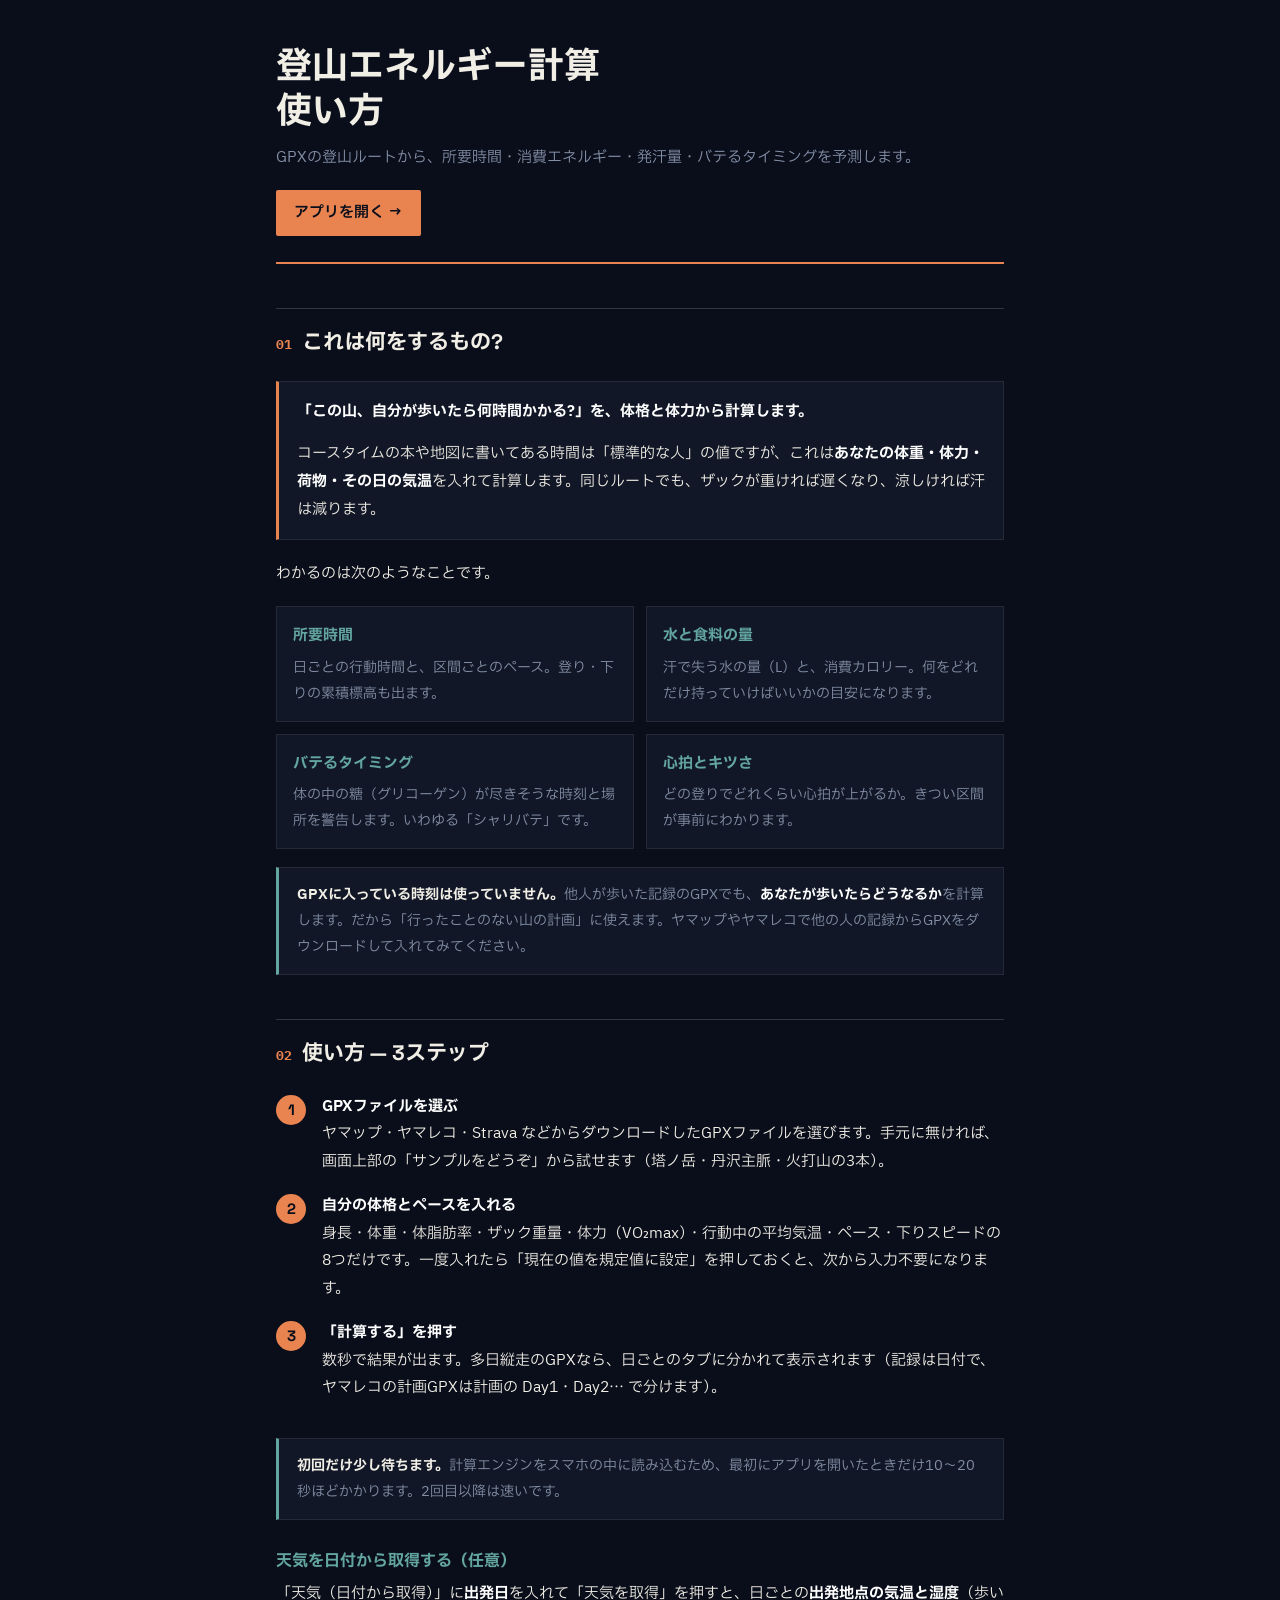
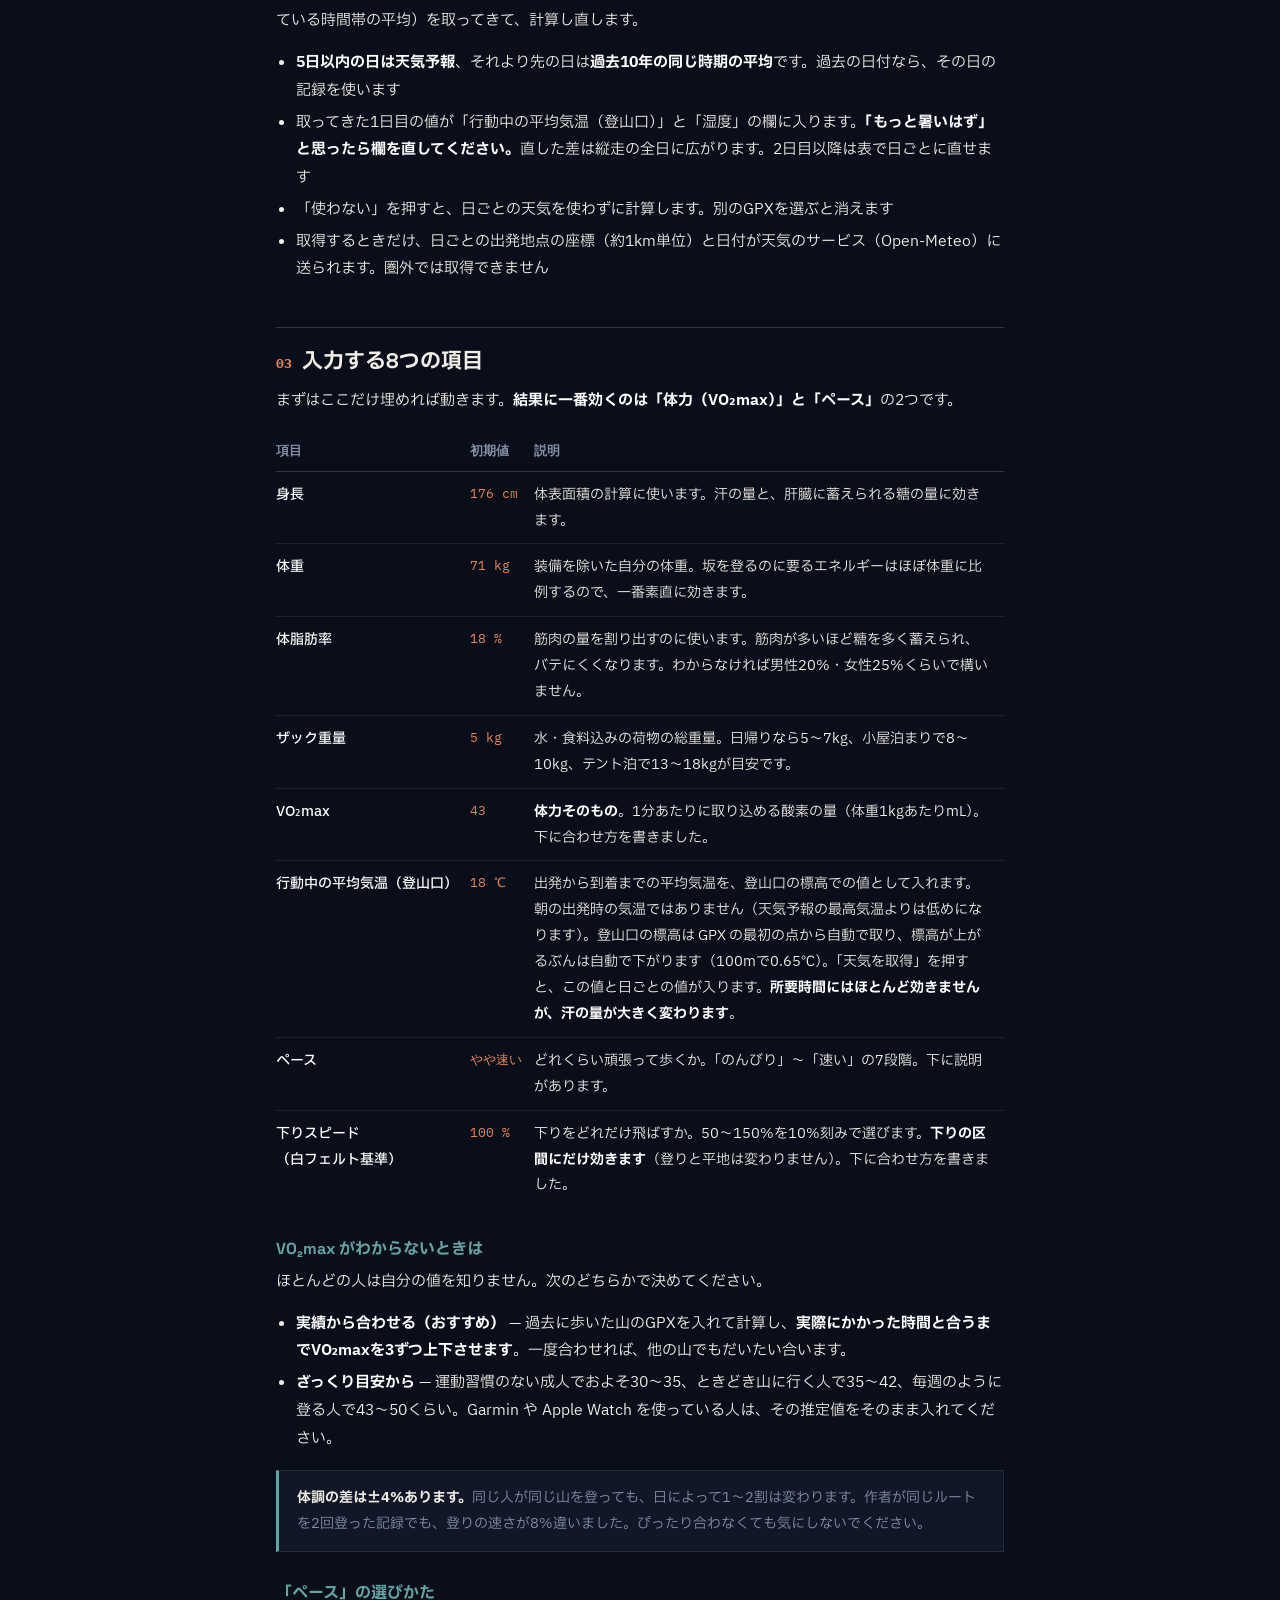
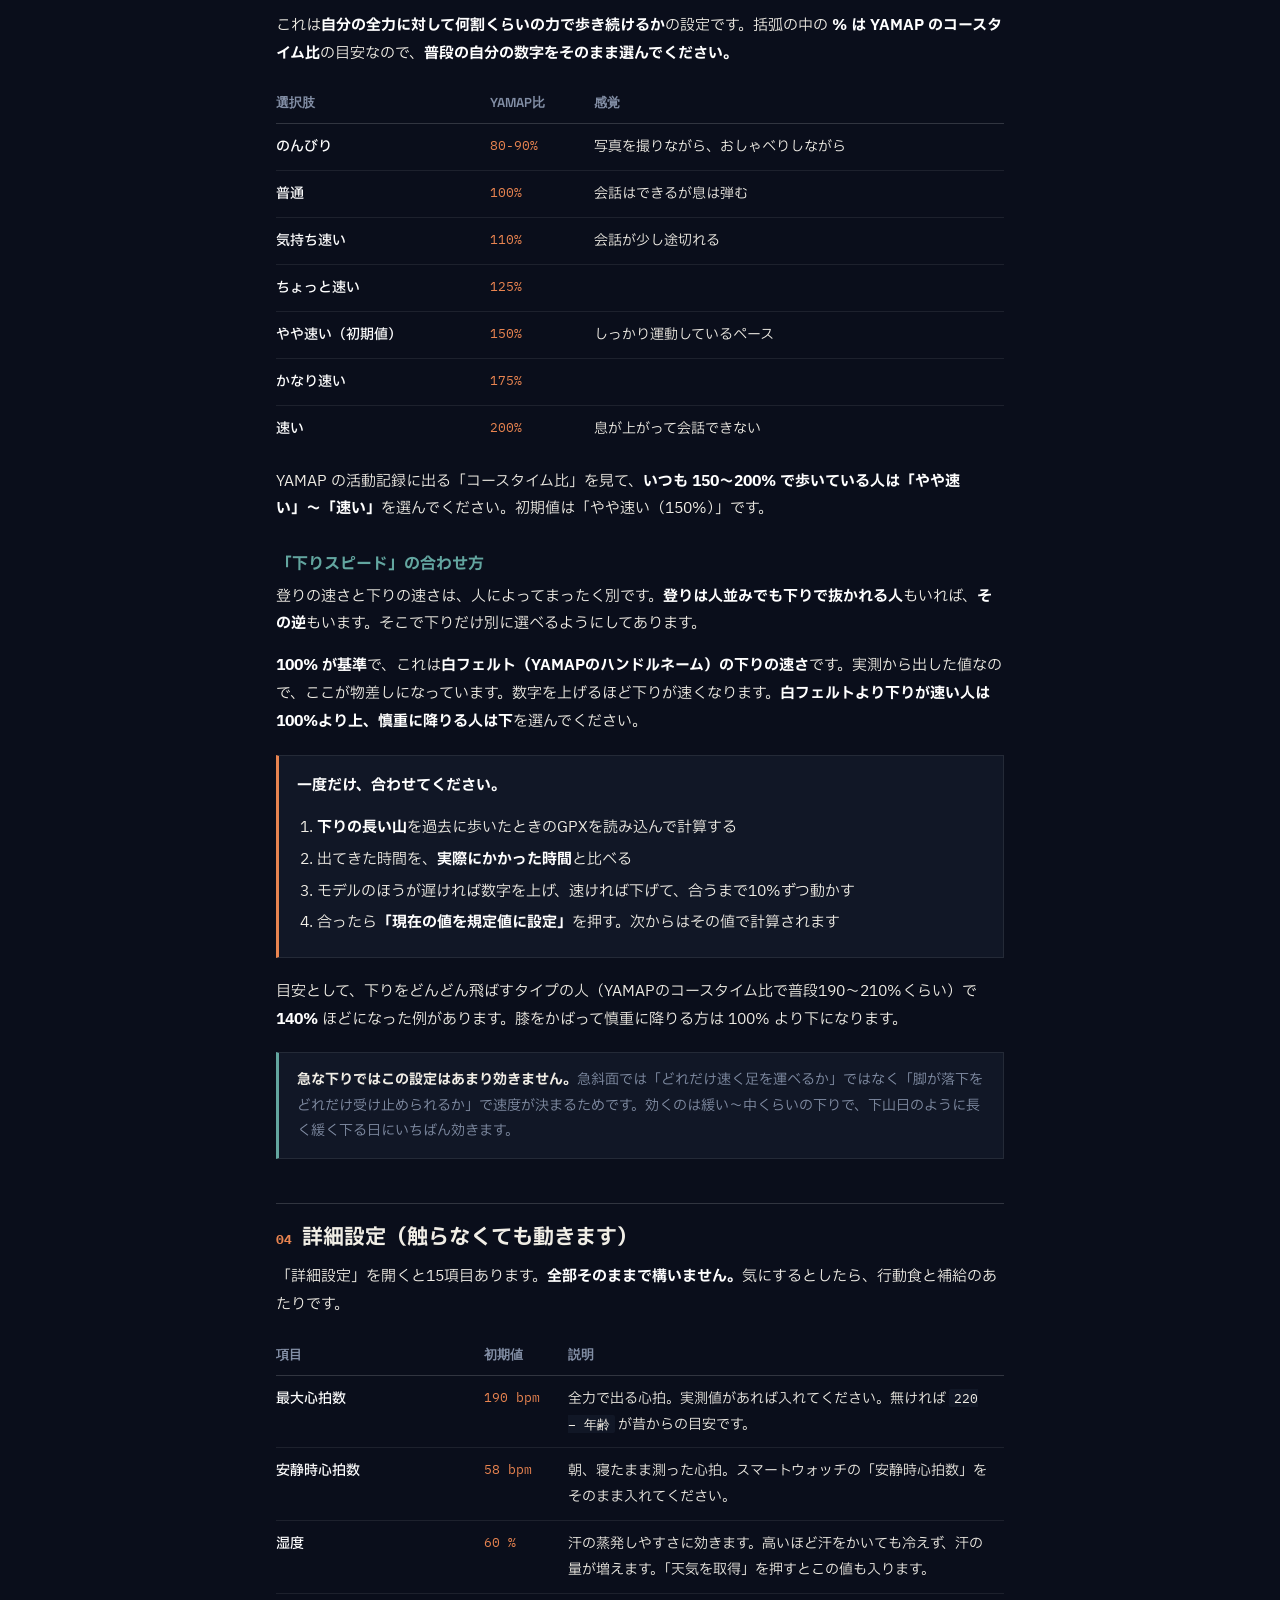
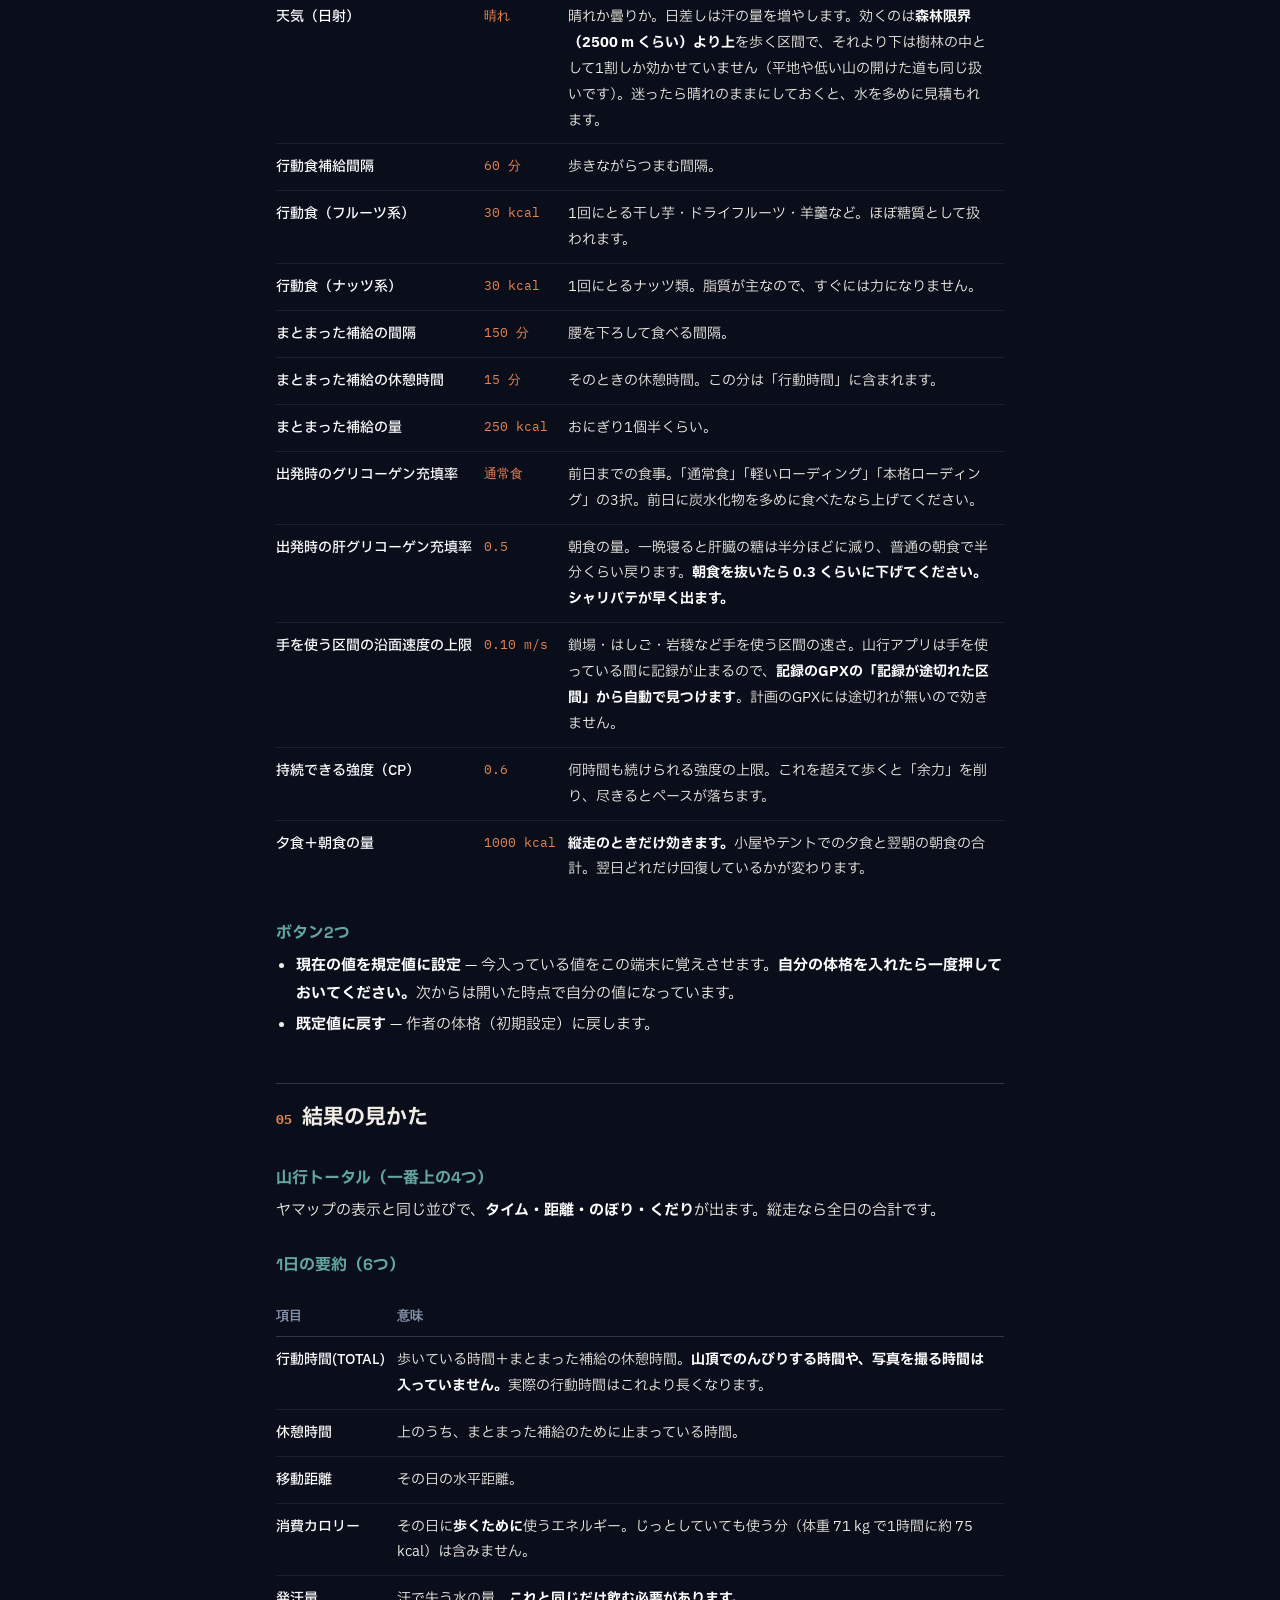
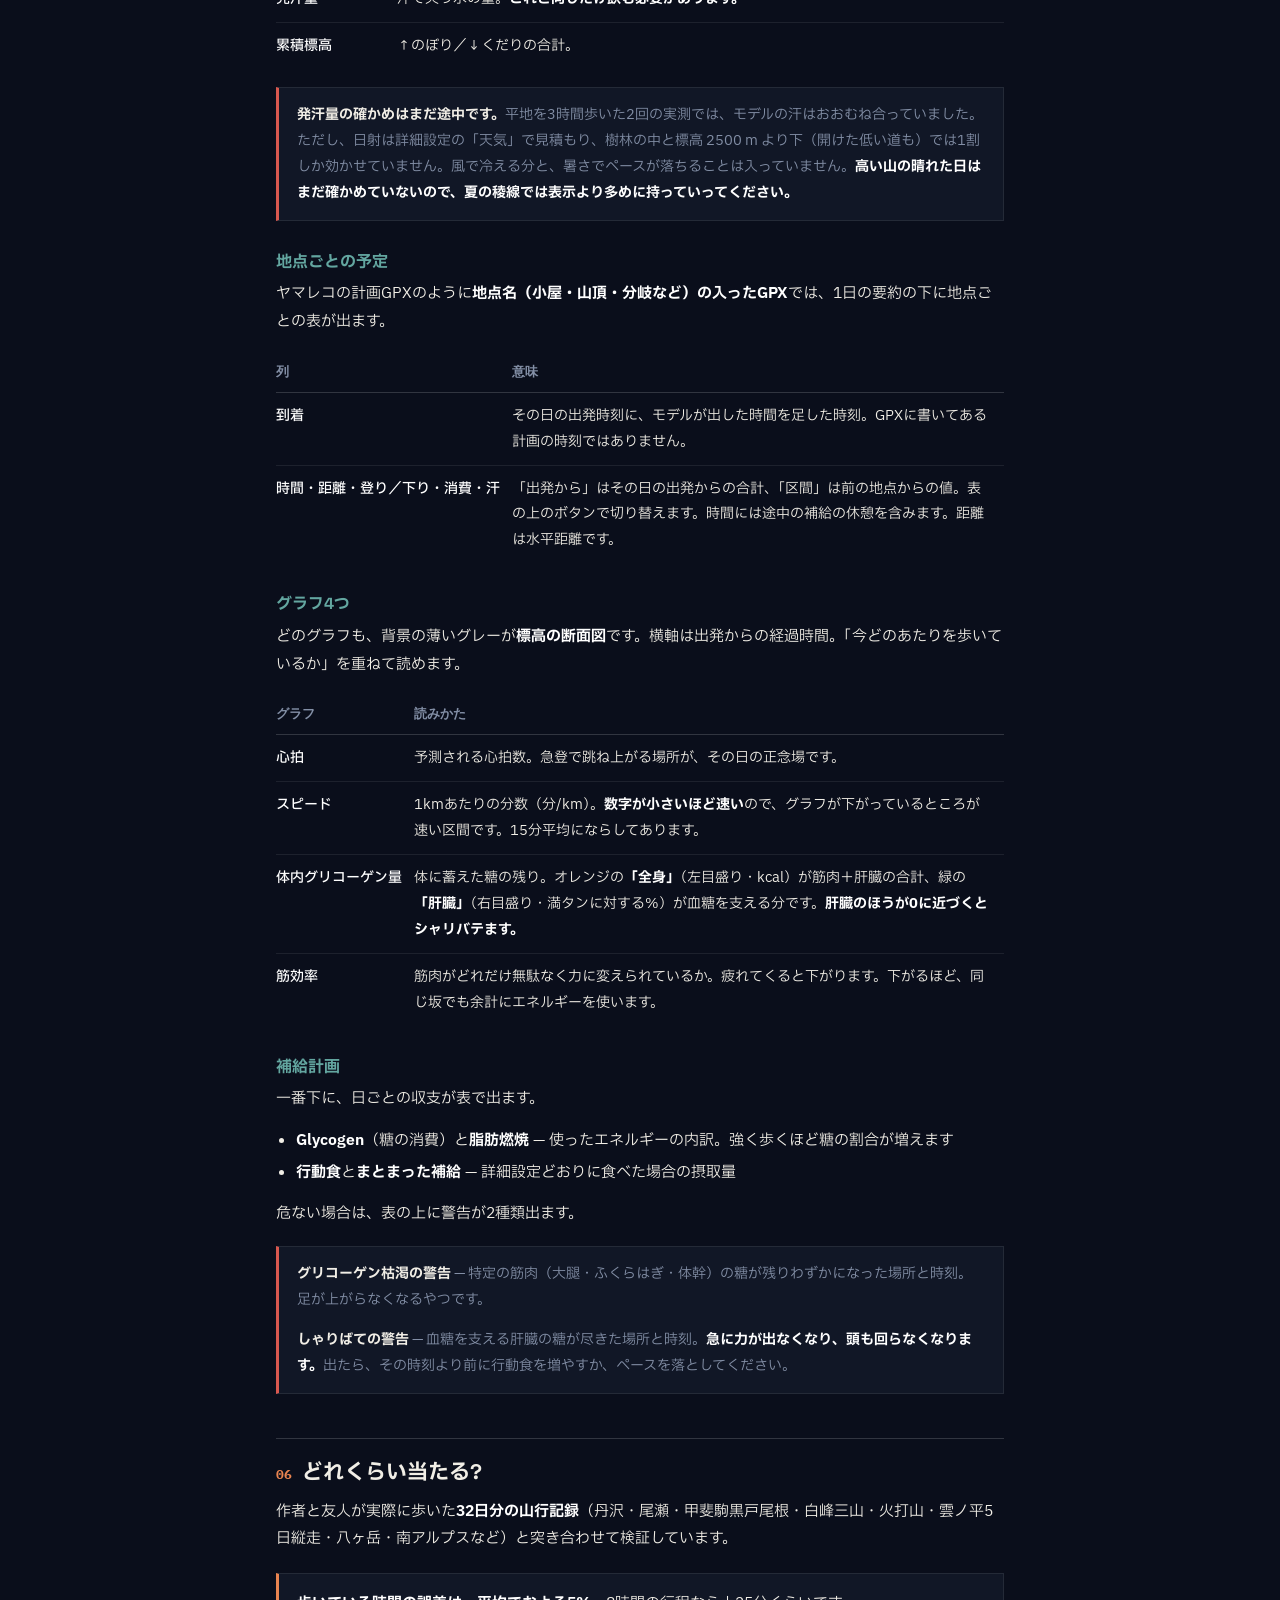
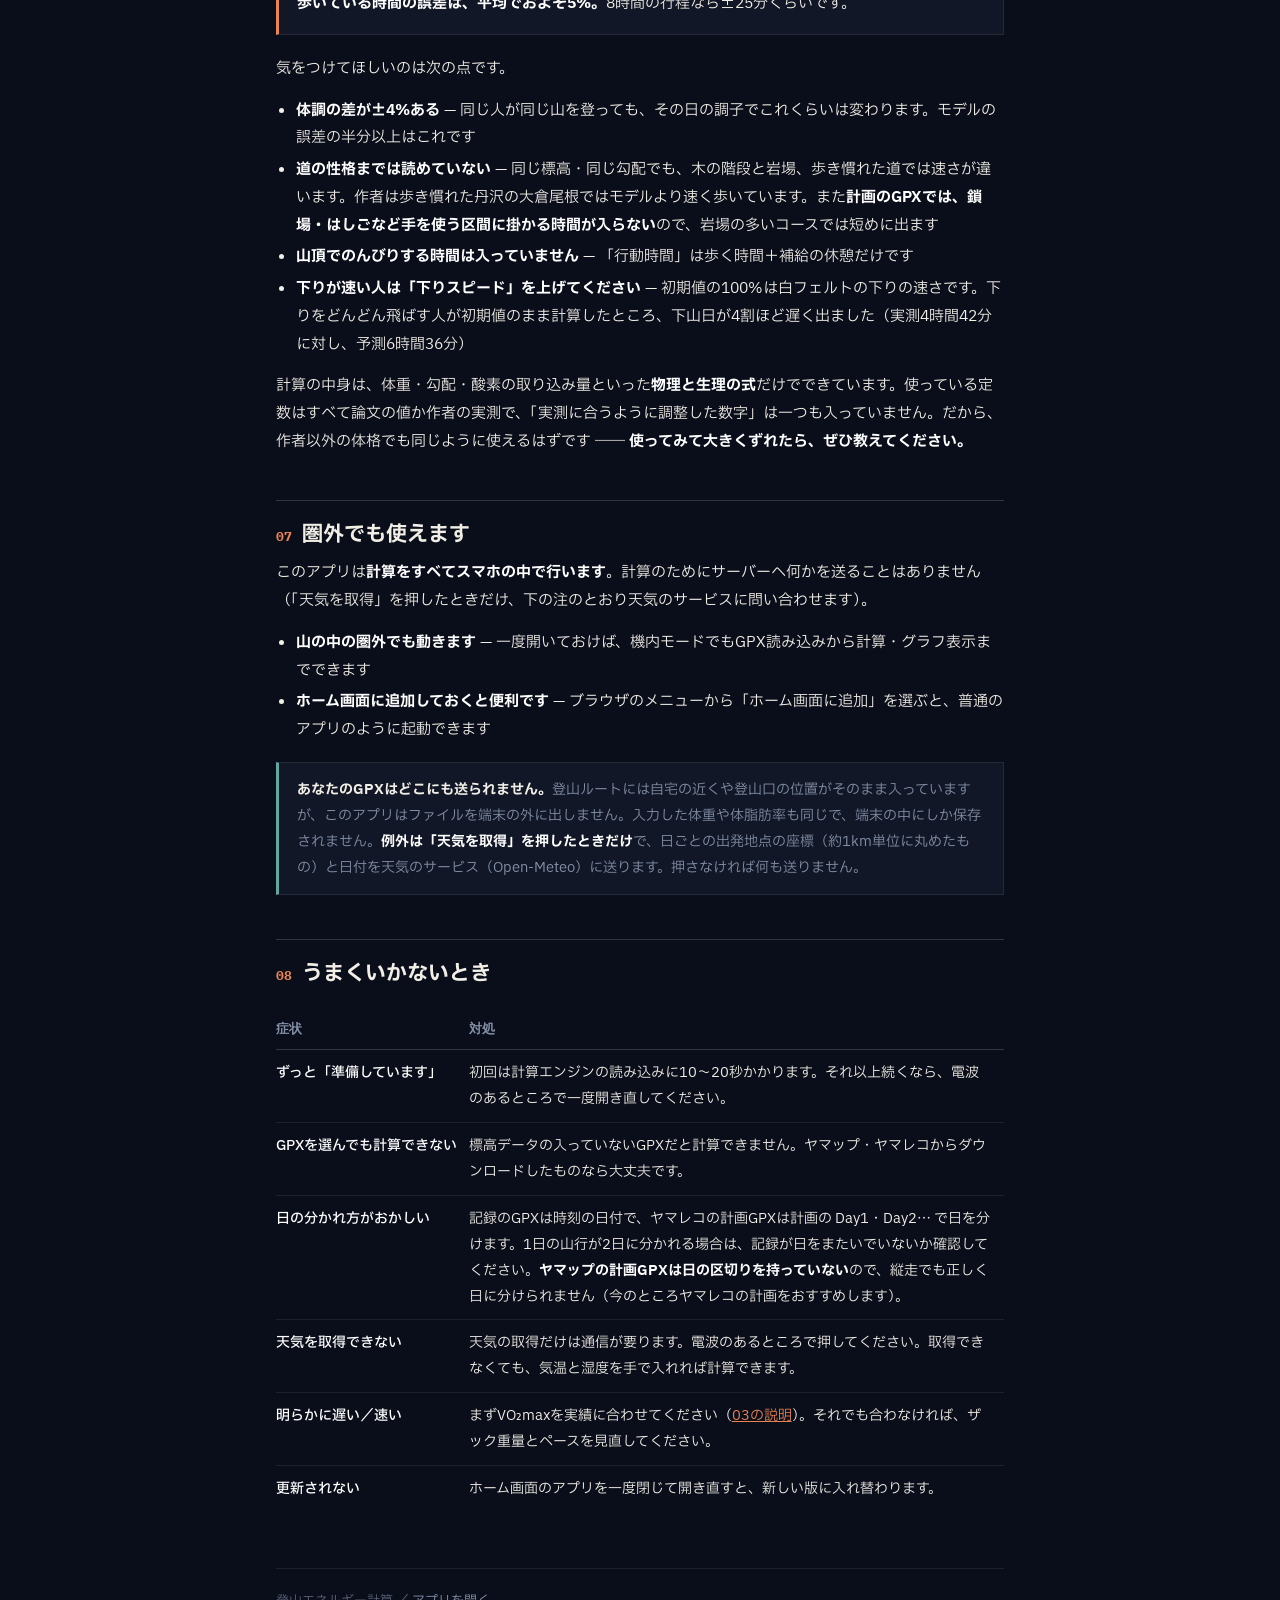
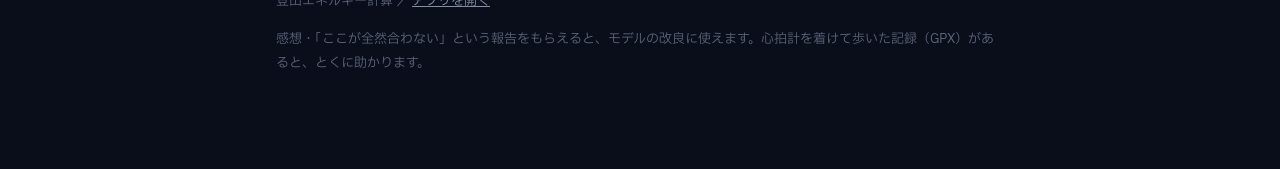
<file: help.html>
<!DOCTYPE html>
<html lang="ja">
<head>
<meta charset="utf-8">
<meta name="viewport" content="width=device-width, initial-scale=1">
<title>登山エネルギー計算 使い方</title>
<link rel="icon" href="icons/icon-192.png">
<link rel="apple-touch-icon" href="icons/apple-touch-icon.png">
<meta name="theme-color" content="#0A0E1B">
<link rel="preconnect" href="https://fonts.googleapis.com">
<link rel="preconnect" href="https://fonts.gstatic.com" crossorigin>
<link rel="stylesheet" href="https://fonts.googleapis.com/css2?family=Space+Grotesk:wght@500;600;700&family=IBM+Plex+Sans+JP:wght@400;500;600&family=IBM+Plex+Mono:wght@400;500&display=swap">
<style>
/* アプリ本体（app.css）と同じ「夜明けの稜線」テーマ。 */
:root {
  color-scheme: dark;
  --bg: #0A0E1B;
  --bg-panel: #111726;
  --border: rgba(255,255,255,0.08);
  --border-strong: rgba(255,255,255,0.16);
  --text: #F1EEE6;
  --text-muted: #838FA6;
  --text-faint: #5B6478;
  --accent: #E98450;
  --accent-deep: #C7562B;
  --accent2: #63A6A0;
  --warn: #D9584F;
}
* { box-sizing: border-box; }
body {
  font-family: "IBM Plex Sans JP", system-ui, -apple-system,
               "Hiragino Kaku Gothic ProN", "Yu Gothic", Meiryo, sans-serif;
  margin: 0 auto; padding: 0 16px 80px; line-height: 1.85;
  max-width: 760px; background: var(--bg); color: var(--text);
  font-size: 15px;
}
h1, h2, h3, h4 { font-family: "Space Grotesk", "IBM Plex Sans JP", system-ui, sans-serif; }

header { padding: 44px 0 26px; border-bottom: 2px solid var(--accent); margin-bottom: 8px; }
h1 { font-size: clamp(26px, 6.5vw, 36px); margin: 0 0 10px; line-height: 1.25; }
.sub { color: var(--text-muted); margin: 0; font-size: 15px; }
.applink {
  display: inline-block; margin-top: 18px; padding: 9px 18px;
  background: var(--accent); color: #0A0E1B; text-decoration: none;
  font-weight: 600; border-radius: 2px;
}
.applink:hover { background: var(--accent-deep); color: #F1EEE6; }

h2 {
  font-size: 21px; margin: 44px 0 6px; padding-top: 14px;
  border-top: 1px solid var(--border-strong);
}
h2 .n {
  font-family: "IBM Plex Mono", monospace; font-size: 13px;
  color: var(--accent); margin-right: 10px;
}
h3 { font-size: 16px; margin: 26px 0 4px; color: var(--accent2); }
p { margin: 0 0 14px; }
ul, ol { margin: 0 0 14px; padding-left: 1.3em; }
li { margin: 4px 0; }
strong { color: #FFFFFF; }
code {
  font-family: "IBM Plex Mono", monospace; font-size: .9em;
  background: var(--bg-panel); padding: 1px 5px; border-radius: 2px;
}

.lead {
  background: var(--bg-panel); border: 1px solid var(--border);
  border-left: 3px solid var(--accent); padding: 16px 18px; margin: 20px 0;
}
.lead p:last-child { margin-bottom: 0; }

.note {
  background: var(--bg-panel); border: 1px solid var(--border);
  border-left: 3px solid var(--accent2); padding: 14px 18px; margin: 18px 0;
  font-size: 14px; color: var(--text-muted);
}
.note b { color: var(--text); }
.note p:last-child { margin-bottom: 0; }

.warn {
  background: var(--bg-panel); border: 1px solid var(--border);
  border-left: 3px solid var(--warn); padding: 14px 18px; margin: 18px 0;
  font-size: 14px; color: var(--text-muted);
}
.warn b { color: var(--text); }
.warn p:last-child { margin-bottom: 0; }

.steps { counter-reset: s; list-style: none; padding: 0; margin: 20px 0; }
.steps li {
  counter-increment: s; position: relative; padding: 0 0 16px 46px; margin: 0;
}
.steps li::before {
  content: counter(s); position: absolute; left: 0; top: 2px;
  width: 30px; height: 30px; line-height: 30px; text-align: center;
  background: var(--accent); color: #0A0E1B; border-radius: 50%;
  font-family: "Space Grotesk", sans-serif; font-weight: 700; font-size: 15px;
}
.steps b { display: block; color: #FFFFFF; }

.tblwrap { overflow-x: auto; margin: 16px 0; }
table { border-collapse: collapse; width: 100%; font-size: 14px; min-width: 520px; }
th {
  text-align: left; padding: 8px 12px 8px 0; color: var(--text-muted);
  border-bottom: 1px solid var(--border-strong); font-weight: 600;
  font-family: "Space Grotesk", sans-serif; font-size: 13px; white-space: nowrap;
}
td { padding: 10px 12px 10px 0; border-bottom: 1px solid var(--border); vertical-align: top; }
td:first-child { color: #FFFFFF; white-space: nowrap; font-weight: 500; }
td.def {
  font-family: "IBM Plex Mono", monospace; color: var(--accent);
  white-space: nowrap; font-size: 13px;
}
tr:last-child td { border-bottom: 0; }

.cards { display: grid; grid-template-columns: 1fr; gap: 12px; margin: 18px 0; }
@media (min-width: 620px) { .cards { grid-template-columns: 1fr 1fr; } }
.card { background: var(--bg-panel); border: 1px solid var(--border); padding: 14px 16px; }
.card h4 { margin: 0 0 6px; font-size: 15px; color: var(--accent2); }
.card p { margin: 0; font-size: 14px; color: var(--text-muted); }

footer {
  margin-top: 56px; padding-top: 20px; border-top: 1px solid var(--border);
  color: var(--text-faint); font-size: 13px;
}
footer a { color: var(--text-muted); }
</style>
</head>
<body>

<header>
  <h1>登山エネルギー計算<br>使い方</h1>
  <p class="sub">GPXの登山ルートから、所要時間・消費エネルギー・発汗量・バテるタイミングを予測します。</p>
  <a class="applink" href="index.html">アプリを開く →</a>
</header>

<!-- 1 -->
<h2><span class="n">01</span>これは何をするもの?</h2>

<div class="lead">
  <p><strong>「この山、自分が歩いたら何時間かかる?」を、体格と体力から計算します。</strong></p>
  <p>コースタイムの本や地図に書いてある時間は「標準的な人」の値ですが、これは<strong>あなたの体重・体力・荷物・その日の気温</strong>を入れて計算します。同じルートでも、ザックが重ければ遅くなり、涼しければ汗は減ります。</p>
</div>

<p>わかるのは次のようなことです。</p>

<div class="cards">
  <div class="card">
    <h4>所要時間</h4>
    <p>日ごとの行動時間と、区間ごとのペース。登り・下りの累積標高も出ます。</p>
  </div>
  <div class="card">
    <h4>水と食料の量</h4>
    <p>汗で失う水の量（L）と、消費カロリー。何をどれだけ持っていけばいいかの目安になります。</p>
  </div>
  <div class="card">
    <h4>バテるタイミング</h4>
    <p>体の中の糖（グリコーゲン）が尽きそうな時刻と場所を警告します。いわゆる「シャリバテ」です。</p>
  </div>
  <div class="card">
    <h4>心拍とキツさ</h4>
    <p>どの登りでどれくらい心拍が上がるか。きつい区間が事前にわかります。</p>
  </div>
</div>

<div class="note">
  <p><b>GPXに入っている時刻は使っていません。</b>他人が歩いた記録のGPXでも、<strong>あなたが歩いたらどうなるか</strong>を計算します。だから「行ったことのない山の計画」に使えます。ヤマップやヤマレコで他の人の記録からGPXをダウンロードして入れてみてください。</p>
</div>

<!-- 2 -->
<h2><span class="n">02</span>使い方 — 3ステップ</h2>

<ol class="steps">
  <li><b>GPXファイルを選ぶ</b>
    ヤマップ・ヤマレコ・Strava などからダウンロードしたGPXファイルを選びます。手元に無ければ、画面上部の「サンプルをどうぞ」から試せます（塔ノ岳・丹沢主脈・火打山の3本）。</li>
  <li><b>自分の体格とペースを入れる</b>
    身長・体重・体脂肪率・ザック重量・体力（VO₂max）・行動中の平均気温・ペース・下りスピードの8つだけです。一度入れたら「現在の値を規定値に設定」を押しておくと、次から入力不要になります。</li>
  <li><b>「計算する」を押す</b>
    数秒で結果が出ます。多日縦走のGPXなら、日ごとのタブに分かれて表示されます（記録は日付で、ヤマレコの計画GPXは計画の Day1・Day2… で分けます）。</li>
</ol>

<div class="note">
  <p><b>初回だけ少し待ちます。</b>計算エンジンをスマホの中に読み込むため、最初にアプリを開いたときだけ10〜20秒ほどかかります。2回目以降は速いです。</p>
</div>

<h3 id="weather">天気を日付から取得する（任意）</h3>

<p>「天気（日付から取得）」に<strong>出発日</strong>を入れて「天気を取得」を押すと、日ごとの<strong>出発地点の気温と湿度</strong>（歩いている時間帯の平均）を取ってきて、計算し直します。</p>
<ul>
  <li><strong>5日以内の日は天気予報</strong>、それより先の日は<strong>過去10年の同じ時期の平均</strong>です。過去の日付なら、その日の記録を使います</li>
  <li>取ってきた1日目の値が「行動中の平均気温（登山口）」と「湿度」の欄に入ります。<strong>「もっと暑いはず」と思ったら欄を直してください。</strong>直した差は縦走の全日に広がります。2日目以降は表で日ごとに直せます</li>
  <li>「使わない」を押すと、日ごとの天気を使わずに計算します。別のGPXを選ぶと消えます</li>
  <li>取得するときだけ、日ごとの出発地点の座標（約1km単位）と日付が天気のサービス（Open-Meteo）に送られます。圏外では取得できません</li>
</ul>

<!-- 3 -->
<h2><span class="n">03</span>入力する8つの項目</h2>

<p>まずはここだけ埋めれば動きます。<strong>結果に一番効くのは「体力（VO₂max）」と「ペース」</strong>の2つです。</p>

<div class="tblwrap">
<table>
  <tr><th>項目</th><th>初期値</th><th>説明</th></tr>
  <tr>
    <td>身長</td><td class="def">176 cm</td>
    <td>体表面積の計算に使います。汗の量と、肝臓に蓄えられる糖の量に効きます。</td>
  </tr>
  <tr>
    <td>体重</td><td class="def">71 kg</td>
    <td>装備を除いた自分の体重。坂を登るのに要るエネルギーはほぼ体重に比例するので、一番素直に効きます。</td>
  </tr>
  <tr>
    <td>体脂肪率</td><td class="def">18 %</td>
    <td>筋肉の量を割り出すのに使います。筋肉が多いほど糖を多く蓄えられ、バテにくくなります。わからなければ男性20%・女性25%くらいで構いません。</td>
  </tr>
  <tr>
    <td>ザック重量</td><td class="def">5 kg</td>
    <td>水・食料込みの荷物の総重量。日帰りなら5〜7kg、小屋泊まりで8〜10kg、テント泊で13〜18kgが目安です。</td>
  </tr>
  <tr>
    <td>VO₂max</td><td class="def">43</td>
    <td><strong>体力そのもの</strong>。1分あたりに取り込める酸素の量（体重1kgあたりmL）。下に合わせ方を書きました。</td>
  </tr>
  <tr>
    <td>行動中の平均気温（登山口）</td><td class="def">18 ℃</td>
    <td>出発から到着までの平均気温を、登山口の標高での値として入れます。朝の出発時の気温ではありません（天気予報の最高気温よりは低めになります）。登山口の標高は GPX の最初の点から自動で取り、標高が上がるぶんは自動で下がります（100mで0.65℃）。「天気を取得」を押すと、この値と日ごとの値が入ります。<strong>所要時間にはほとんど効きませんが、汗の量が大きく変わります</strong>。</td>
  </tr>
  <tr>
    <td>ペース</td><td class="def">やや速い</td>
    <td>どれくらい頑張って歩くか。「のんびり」〜「速い」の7段階。下に説明があります。</td>
  </tr>
  <tr>
    <td>下りスピード<br>（白フェルト基準）</td><td class="def">100 %</td>
    <td>下りをどれだけ飛ばすか。50〜150%を10%刻みで選びます。<strong>下りの区間にだけ効きます</strong>（登りと平地は変わりません）。下に合わせ方を書きました。</td>
  </tr>
</table>
</div>

<h3 id="vo2max">VO₂max がわからないときは</h3>

<p>ほとんどの人は自分の値を知りません。次のどちらかで決めてください。</p>

<ul>
  <li><strong>実績から合わせる（おすすめ）</strong> — 過去に歩いた山のGPXを入れて計算し、<strong>実際にかかった時間と合うまでVO₂maxを3ずつ上下させます</strong>。一度合わせれば、他の山でもだいたい合います。</li>
  <li><strong>ざっくり目安から</strong> — 運動習慣のない成人でおよそ30〜35、ときどき山に行く人で35〜42、毎週のように登る人で43〜50くらい。Garmin や Apple Watch を使っている人は、その推定値をそのまま入れてください。</li>
</ul>

<div class="note">
  <p><b>体調の差は±4%あります。</b>同じ人が同じ山を登っても、日によって1〜2割は変わります。作者が同じルートを2回登った記録でも、登りの速さが8%違いました。ぴったり合わなくても気にしないでください。</p>
</div>

<h3>「ペース」の選びかた</h3>

<p>これは<strong>自分の全力に対して何割くらいの力で歩き続けるか</strong>の設定です。括弧の中の <strong>% は YAMAP のコースタイム比</strong>の目安なので、<strong>普段の自分の数字をそのまま選んでください。</strong></p>

<div class="tblwrap">
<table>
  <tr><th>選択肢</th><th>YAMAP比</th><th>感覚</th></tr>
  <tr><td>のんびり</td><td class="def">80-90%</td><td>写真を撮りながら、おしゃべりしながら</td></tr>
  <tr><td>普通</td><td class="def">100%</td><td>会話はできるが息は弾む</td></tr>
  <tr><td>気持ち速い</td><td class="def">110%</td><td>会話が少し途切れる</td></tr>
  <tr><td>ちょっと速い</td><td class="def">125%</td><td></td></tr>
  <tr><td>やや速い（初期値）</td><td class="def">150%</td><td>しっかり運動しているペース</td></tr>
  <tr><td>かなり速い</td><td class="def">175%</td><td></td></tr>
  <tr><td>速い</td><td class="def">200%</td><td>息が上がって会話できない</td></tr>
</table>
</div>

<p>YAMAP の活動記録に出る「コースタイム比」を見て、<strong>いつも 150〜200% で歩いている人は「やや速い」〜「速い」</strong>を選んでください。初期値は「やや速い（150%）」です。</p>

<h3 id="descent">「下りスピード」の合わせ方</h3>

<p>登りの速さと下りの速さは、人によってまったく別です。<strong>登りは人並みでも下りで抜かれる人</strong>もいれば、<strong>その逆</strong>もいます。そこで下りだけ別に選べるようにしてあります。</p>

<p><strong>100% が基準</strong>で、これは<strong>白フェルト（YAMAPのハンドルネーム）の下りの速さ</strong>です。実測から出した値なので、ここが物差しになっています。数字を上げるほど下りが速くなります。<strong>白フェルトより下りが速い人は100%より上、慎重に降りる人は下</strong>を選んでください。</p>

<div class="lead">
  <p><strong>一度だけ、合わせてください。</strong></p>
  <ol style="margin-bottom:0">
    <li><strong>下りの長い山</strong>を過去に歩いたときのGPXを読み込んで計算する</li>
    <li>出てきた時間を、<strong>実際にかかった時間</strong>と比べる</li>
    <li>モデルのほうが遅ければ数字を上げ、速ければ下げて、合うまで10%ずつ動かす</li>
    <li>合ったら<strong>「現在の値を規定値に設定」</strong>を押す。次からはその値で計算されます</li>
  </ol>
</div>

<p>目安として、下りをどんどん飛ばすタイプの人（YAMAPのコースタイム比で普段190〜210%くらい）で <strong>140%</strong> ほどになった例があります。膝をかばって慎重に降りる方は 100% より下になります。</p>

<div class="note">
  <p><b>急な下りではこの設定はあまり効きません。</b>急斜面では「どれだけ速く足を運べるか」ではなく「脚が落下をどれだけ受け止められるか」で速度が決まるためです。効くのは緩い〜中くらいの下りで、下山日のように長く緩く下る日にいちばん効きます。</p>
</div>

<!-- 4 -->
<h2><span class="n">04</span>詳細設定（触らなくても動きます）</h2>

<p>「詳細設定」を開くと15項目あります。<strong>全部そのままで構いません。</strong>気にするとしたら、行動食と補給のあたりです。</p>

<div class="tblwrap">
<table>
  <tr><th>項目</th><th>初期値</th><th>説明</th></tr>
  <tr><td>最大心拍数</td><td class="def">190 bpm</td><td>全力で出る心拍。実測値があれば入れてください。無ければ <code>220 − 年齢</code> が昔からの目安です。</td></tr>
  <tr><td>安静時心拍数</td><td class="def">58 bpm</td><td>朝、寝たまま測った心拍。スマートウォッチの「安静時心拍数」をそのまま入れてください。</td></tr>
  <tr><td>湿度</td><td class="def">60 %</td><td>汗の蒸発しやすさに効きます。高いほど汗をかいても冷えず、汗の量が増えます。「天気を取得」を押すとこの値も入ります。</td></tr>
  <tr><td>天気（日射）</td><td class="def">晴れ</td><td>晴れか曇りか。日差しは汗の量を増やします。効くのは<strong>森林限界（2500 m くらい）より上</strong>を歩く区間で、それより下は樹林の中として1割しか効かせていません（平地や低い山の開けた道も同じ扱いです）。迷ったら晴れのままにしておくと、水を多めに見積もれます。</td></tr>
  <tr><td>行動食補給間隔</td><td class="def">60 分</td><td>歩きながらつまむ間隔。</td></tr>
  <tr><td>行動食（フルーツ系）</td><td class="def">30 kcal</td><td>1回にとる干し芋・ドライフルーツ・羊羹など。ほぼ糖質として扱われます。</td></tr>
  <tr><td>行動食（ナッツ系）</td><td class="def">30 kcal</td><td>1回にとるナッツ類。脂質が主なので、すぐには力になりません。</td></tr>
  <tr><td>まとまった補給の間隔</td><td class="def">150 分</td><td>腰を下ろして食べる間隔。</td></tr>
  <tr><td>まとまった補給の休憩時間</td><td class="def">15 分</td><td>そのときの休憩時間。この分は「行動時間」に含まれます。</td></tr>
  <tr><td>まとまった補給の量</td><td class="def">250 kcal</td><td>おにぎり1個半くらい。</td></tr>
  <tr><td>出発時のグリコーゲン充填率</td><td class="def">通常食</td><td>前日までの食事。「通常食」「軽いローディング」「本格ローディング」の3択。前日に炭水化物を多めに食べたなら上げてください。</td></tr>
  <tr><td>出発時の肝グリコーゲン充填率</td><td class="def">0.5</td><td>朝食の量。一晩寝ると肝臓の糖は半分ほどに減り、普通の朝食で半分くらい戻ります。<strong>朝食を抜いたら 0.3 くらいに下げてください。シャリバテが早く出ます。</strong></td></tr>
  <tr><td>手を使う区間の沿面速度の上限</td><td class="def">0.10 m/s</td><td>鎖場・はしご・岩稜など手を使う区間の速さ。山行アプリは手を使っている間に記録が止まるので、<strong>記録のGPXの「記録が途切れた区間」から自動で見つけます</strong>。計画のGPXには途切れが無いので効きません。</td></tr>
  <tr><td>持続できる強度（CP）</td><td class="def">0.6</td><td>何時間も続けられる強度の上限。これを超えて歩くと「余力」を削り、尽きるとペースが落ちます。</td></tr>
  <tr><td>夕食＋朝食の量</td><td class="def">1000 kcal</td><td><strong>縦走のときだけ効きます。</strong>小屋やテントでの夕食と翌朝の朝食の合計。翌日どれだけ回復しているかが変わります。</td></tr>
</table>
</div>

<h3>ボタン2つ</h3>

<ul>
  <li><strong>現在の値を規定値に設定</strong> — 今入っている値をこの端末に覚えさせます。<strong>自分の体格を入れたら一度押しておいてください。</strong>次からは開いた時点で自分の値になっています。</li>
  <li><strong>既定値に戻す</strong> — 作者の体格（初期設定）に戻します。</li>
</ul>

<!-- 5 -->
<h2><span class="n">05</span>結果の見かた</h2>

<h3>山行トータル（一番上の4つ）</h3>

<p>ヤマップの表示と同じ並びで、<strong>タイム・距離・のぼり・くだり</strong>が出ます。縦走なら全日の合計です。</p>

<h3>1日の要約（6つ）</h3>

<div class="tblwrap">
<table>
  <tr><th>項目</th><th>意味</th></tr>
  <tr><td>行動時間(TOTAL)</td><td>歩いている時間＋まとまった補給の休憩時間。<strong>山頂でのんびりする時間や、写真を撮る時間は入っていません。</strong>実際の行動時間はこれより長くなります。</td></tr>
  <tr><td>休憩時間</td><td>上のうち、まとまった補給のために止まっている時間。</td></tr>
  <tr><td>移動距離</td><td>その日の水平距離。</td></tr>
  <tr><td>消費カロリー</td><td>その日に<strong>歩くために</strong>使うエネルギー。じっとしていても使う分（体重 71 kg で1時間に約 75 kcal）は含みません。</td></tr>
  <tr><td>発汗量</td><td>汗で失う水の量。<strong>これと同じだけ飲む必要があります。</strong></td></tr>
  <tr><td>累積標高</td><td>↑のぼり／↓くだりの合計。</td></tr>
</table>
</div>

<div class="warn">
  <p><b>発汗量の確かめはまだ途中です。</b>平地を3時間歩いた2回の実測では、モデルの汗はおおむね合っていました。ただし、日射は詳細設定の「天気」で見積もり、樹林の中と標高 2500 m より下（開けた低い道も）では1割しか効かせていません。風で冷える分と、暑さでペースが落ちることは入っていません。<strong>高い山の晴れた日はまだ確かめていないので、夏の稜線では表示より多めに持っていってください。</strong></p>
</div>

<h3 id="waypoints">地点ごとの予定</h3>

<p>ヤマレコの計画GPXのように<strong>地点名（小屋・山頂・分岐など）の入ったGPX</strong>では、1日の要約の下に地点ごとの表が出ます。</p>
<div class="tblwrap">
<table>
  <tr><th>列</th><th>意味</th></tr>
  <tr><td>到着</td><td>その日の出発時刻に、モデルが出した時間を足した時刻。GPXに書いてある計画の時刻ではありません。</td></tr>
  <tr><td>時間・距離・登り／下り・消費・汗</td><td>「出発から」はその日の出発からの合計、「区間」は前の地点からの値。表の上のボタンで切り替えます。時間には途中の補給の休憩を含みます。距離は水平距離です。</td></tr>
</table>
</div>

<h3>グラフ4つ</h3>

<p>どのグラフも、背景の薄いグレーが<strong>標高の断面図</strong>です。横軸は出発からの経過時間。「今どのあたりを歩いているか」を重ねて読めます。</p>

<div class="tblwrap">
<table>
  <tr><th>グラフ</th><th>読みかた</th></tr>
  <tr><td>心拍</td><td>予測される心拍数。急登で跳ね上がる場所が、その日の正念場です。</td></tr>
  <tr><td>スピード</td><td>1kmあたりの分数（分/km）。<strong>数字が小さいほど速い</strong>ので、グラフが下がっているところが速い区間です。15分平均にならしてあります。</td></tr>
  <tr><td>体内グリコーゲン量</td><td>体に蓄えた糖の残り。オレンジの<strong>「全身」</strong>（左目盛り・kcal）が筋肉＋肝臓の合計、緑の<strong>「肝臓」</strong>（右目盛り・満タンに対する%）が血糖を支える分です。<strong>肝臓のほうが0に近づくとシャリバテます。</strong></td></tr>
  <tr><td>筋効率</td><td>筋肉がどれだけ無駄なく力に変えられているか。疲れてくると下がります。下がるほど、同じ坂でも余計にエネルギーを使います。</td></tr>
</table>
</div>

<h3>補給計画</h3>

<p>一番下に、日ごとの収支が表で出ます。</p>

<ul>
  <li><strong>Glycogen</strong>（糖の消費）と<strong>脂肪燃焼</strong> — 使ったエネルギーの内訳。強く歩くほど糖の割合が増えます</li>
  <li><strong>行動食</strong>と<strong>まとまった補給</strong> — 詳細設定どおりに食べた場合の摂取量</li>
</ul>

<p>危ない場合は、表の上に警告が2種類出ます。</p>

<div class="warn">
  <p><b>グリコーゲン枯渇の警告</b> — 特定の筋肉（大腿・ふくらはぎ・体幹）の糖が残りわずかになった場所と時刻。足が上がらなくなるやつです。</p>
  <p style="margin-top:10px"><b>しゃりばての警告</b> — 血糖を支える肝臓の糖が尽きた場所と時刻。<strong>急に力が出なくなり、頭も回らなくなります。</strong>出たら、その時刻より前に行動食を増やすか、ペースを落としてください。</p>
</div>

<!-- 6 -->
<h2><span class="n">06</span>どれくらい当たる?</h2>

<p>作者と友人が実際に歩いた<strong>32日分の山行記録</strong>（丹沢・尾瀬・甲斐駒黒戸尾根・白峰三山・火打山・雲ノ平5日縦走・八ヶ岳・南アルプスなど）と突き合わせて検証しています。</p>

<div class="lead">
  <p><strong>歩いている時間の誤差は、平均でおよそ5%。</strong>8時間の行程なら±25分くらいです。</p>
</div>

<p>気をつけてほしいのは次の点です。</p>

<ul>
  <li><strong>体調の差が±4%ある</strong> — 同じ人が同じ山を登っても、その日の調子でこれくらいは変わります。モデルの誤差の半分以上はこれです</li>
  <li><strong>道の性格までは読めていない</strong> — 同じ標高・同じ勾配でも、木の階段と岩場、歩き慣れた道では速さが違います。作者は歩き慣れた丹沢の大倉尾根ではモデルより速く歩いています。また<strong>計画のGPXでは、鎖場・はしごなど手を使う区間に掛かる時間が入らない</strong>ので、岩場の多いコースでは短めに出ます</li>
  <li><strong>山頂でのんびりする時間は入っていません</strong> — 「行動時間」は歩く時間＋補給の休憩だけです</li>
  <li><strong>下りが速い人は「下りスピード」を上げてください</strong> — 初期値の100%は白フェルトの下りの速さです。下りをどんどん飛ばす人が初期値のまま計算したところ、下山日が4割ほど遅く出ました（実測4時間42分に対し、予測6時間36分）</li>
</ul>

<p>計算の中身は、体重・勾配・酸素の取り込み量といった<strong>物理と生理の式</strong>だけでできています。使っている定数はすべて論文の値か作者の実測で、「実測に合うように調整した数字」は一つも入っていません。だから、作者以外の体格でも同じように使えるはずです ―― <strong>使ってみて大きくずれたら、ぜひ教えてください。</strong></p>

<!-- 7 -->
<h2><span class="n">07</span>圏外でも使えます</h2>

<p>このアプリは<strong>計算をすべてスマホの中で行います</strong>。計算のためにサーバーへ何かを送ることはありません（「天気を取得」を押したときだけ、下の注のとおり天気のサービスに問い合わせます）。</p>

<ul>
  <li><strong>山の中の圏外でも動きます</strong> — 一度開いておけば、機内モードでもGPX読み込みから計算・グラフ表示までできます</li>
  <li><strong>ホーム画面に追加しておくと便利です</strong> — ブラウザのメニューから「ホーム画面に追加」を選ぶと、普通のアプリのように起動できます</li>
</ul>

<div class="note">
  <p><b>あなたのGPXはどこにも送られません。</b>登山ルートには自宅の近くや登山口の位置がそのまま入っていますが、このアプリはファイルを端末の外に出しません。入力した体重や体脂肪率も同じで、端末の中にしか保存されません。<strong>例外は「天気を取得」を押したときだけ</strong>で、日ごとの出発地点の座標（約1km単位に丸めたもの）と日付を天気のサービス（Open-Meteo）に送ります。押さなければ何も送りません。</p>
</div>

<!-- 8 -->
<h2><span class="n">08</span>うまくいかないとき</h2>

<div class="tblwrap">
<table>
  <tr><th>症状</th><th>対処</th></tr>
  <tr><td>ずっと「準備しています」</td><td>初回は計算エンジンの読み込みに10〜20秒かかります。それ以上続くなら、電波のあるところで一度開き直してください。</td></tr>
  <tr><td>GPXを選んでも計算できない</td><td>標高データの入っていないGPXだと計算できません。ヤマップ・ヤマレコからダウンロードしたものなら大丈夫です。</td></tr>
  <tr><td>日の分かれ方がおかしい</td><td>記録のGPXは時刻の日付で、ヤマレコの計画GPXは計画の Day1・Day2… で日を分けます。1日の山行が2日に分かれる場合は、記録が日をまたいでいないか確認してください。<strong>ヤマップの計画GPXは日の区切りを持っていない</strong>ので、縦走でも正しく日に分けられません（今のところヤマレコの計画をおすすめします）。</td></tr>
  <tr><td>天気を取得できない</td><td>天気の取得だけは通信が要ります。電波のあるところで押してください。取得できなくても、気温と湿度を手で入れれば計算できます。</td></tr>
  <tr><td>明らかに遅い／速い</td><td>まずVO₂maxを実績に合わせてください（<a href="#vo2max" style="color:var(--accent)">03の説明</a>）。それでも合わなければ、ザック重量とペースを見直してください。</td></tr>
  <tr><td>更新されない</td><td>ホーム画面のアプリを一度閉じて開き直すと、新しい版に入れ替わります。</td></tr>
</table>
</div>

<footer>
  <p>登山エネルギー計算 ／ <a href="index.html">アプリを開く</a></p>
  <p>感想・「ここが全然合わない」という報告をもらえると、モデルの改良に使えます。心拍計を着けて歩いた記録（GPX）があると、とくに助かります。</p>
</footer>

</body>
</html>
</file>
